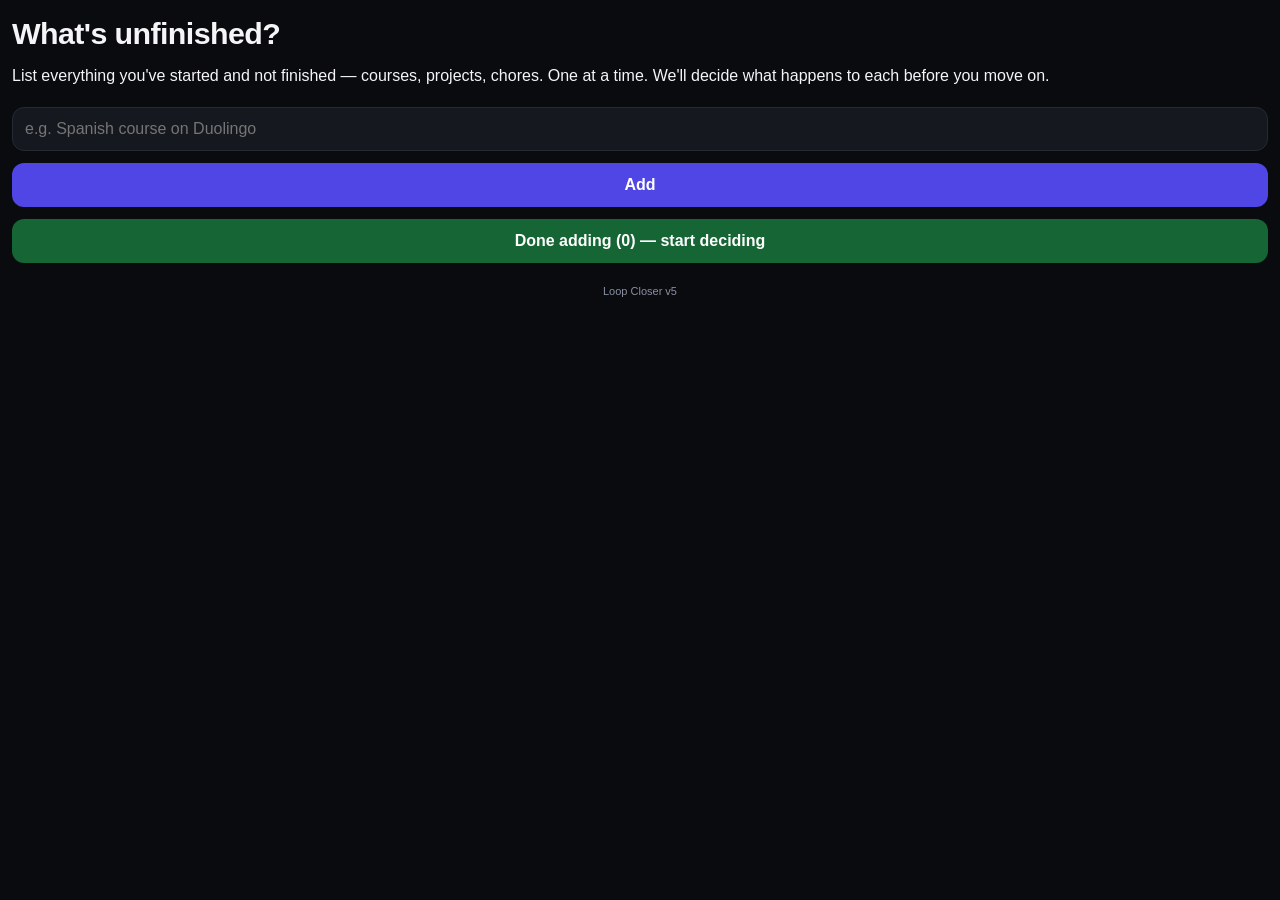
<file: index.html>
<!DOCTYPE html>
<html lang="en-NZ">
<head>
  <meta charset="UTF-8">
  <meta name="viewport" content="width=device-width, initial-scale=1, viewport-fit=cover">
  <title>Loop Closer</title>
  <link rel="manifest" href="manifest.json">
  <link rel="apple-touch-icon" href="icons/icon-192.png">
  <meta name="theme-color" content="#0a0b0f">
  <link rel="stylesheet" href="style.css">
</head>
<body>
  <div id="app">
    <div id="view-onboarding" class="view"></div>
    <div id="view-today" class="view"></div>
    <div id="view-inventory" class="view"></div>
    <div id="view-parking-lot" class="view"></div>
    <div id="view-recap-log" class="view"></div>
    <div id="view-settings" class="view"></div>

    <div id="modal-root" class="modal-overlay"><div class="modal-box" id="modal-content"></div></div>

    <nav class="nav-bottom" id="bottom-nav">
      <button data-view="today">
        <svg viewBox="0 0 24 24" fill="none" stroke-width="2" aria-hidden="true"><path d="M3 12l9-9 9 9M5 10v10h14V10"/></svg>
        Today
      </button>
      <button data-view="inventory">
        <svg viewBox="0 0 24 24" fill="none" stroke-width="2" aria-hidden="true"><rect x="4" y="4" width="16" height="16" rx="3"/><path d="M8 9h8M8 13h5"/></svg>
        Loops
      </button>
      <button data-view="parking-lot">
        <svg viewBox="0 0 24 24" fill="none" stroke-width="2" aria-hidden="true"><path d="M9 2v6l-5 9a2 2 0 0 0 2 3h12a2 2 0 0 0 2-3l-5-9V2"/></svg>
        Ideas
      </button>
      <button data-view="recap-log">
        <svg viewBox="0 0 24 24" fill="none" stroke-width="2" aria-hidden="true"><path d="M4 19V9M12 19V5M20 19v-6"/></svg>
        Recap
      </button>
      <button data-view="settings">
        <svg viewBox="0 0 24 24" fill="none" stroke-width="2" aria-hidden="true"><circle cx="12" cy="12" r="3"/><path d="M19.4 15a1.7 1.7 0 0 0 .3 1.9l.1.1a2 2 0 1 1-2.8 2.8l-.1-.1a1.7 1.7 0 0 0-1.9-.3 1.7 1.7 0 0 0-1 1.5V21a2 2 0 1 1-4 0v-.1a1.7 1.7 0 0 0-1-1.6 1.7 1.7 0 0 0-1.9.3l-.1.1a2 2 0 1 1-2.8-2.8l.1-.1a1.7 1.7 0 0 0 .3-1.9 1.7 1.7 0 0 0-1.5-1H3a2 2 0 1 1 0-4h.1a1.7 1.7 0 0 0 1.6-1 1.7 1.7 0 0 0-.3-1.9l-.1-.1a2 2 0 1 1 2.8-2.8l.1.1a1.7 1.7 0 0 0 1.9.3H9a1.7 1.7 0 0 0 1-1.5V3a2 2 0 1 1 4 0v.1a1.7 1.7 0 0 0 1 1.5 1.7 1.7 0 0 0 1.9-.3l.1-.1a2 2 0 1 1 2.8 2.8l-.1.1a1.7 1.7 0 0 0-.3 1.9V9a1.7 1.7 0 0 0 1.5 1H21a2 2 0 1 1 0 4h-.1a1.7 1.7 0 0 0-1.5 1z"/></svg>
        Settings
      </button>
    </nav>
  </div>

  <script type="module" src="app.js"></script>
</body>
</html>
</file>
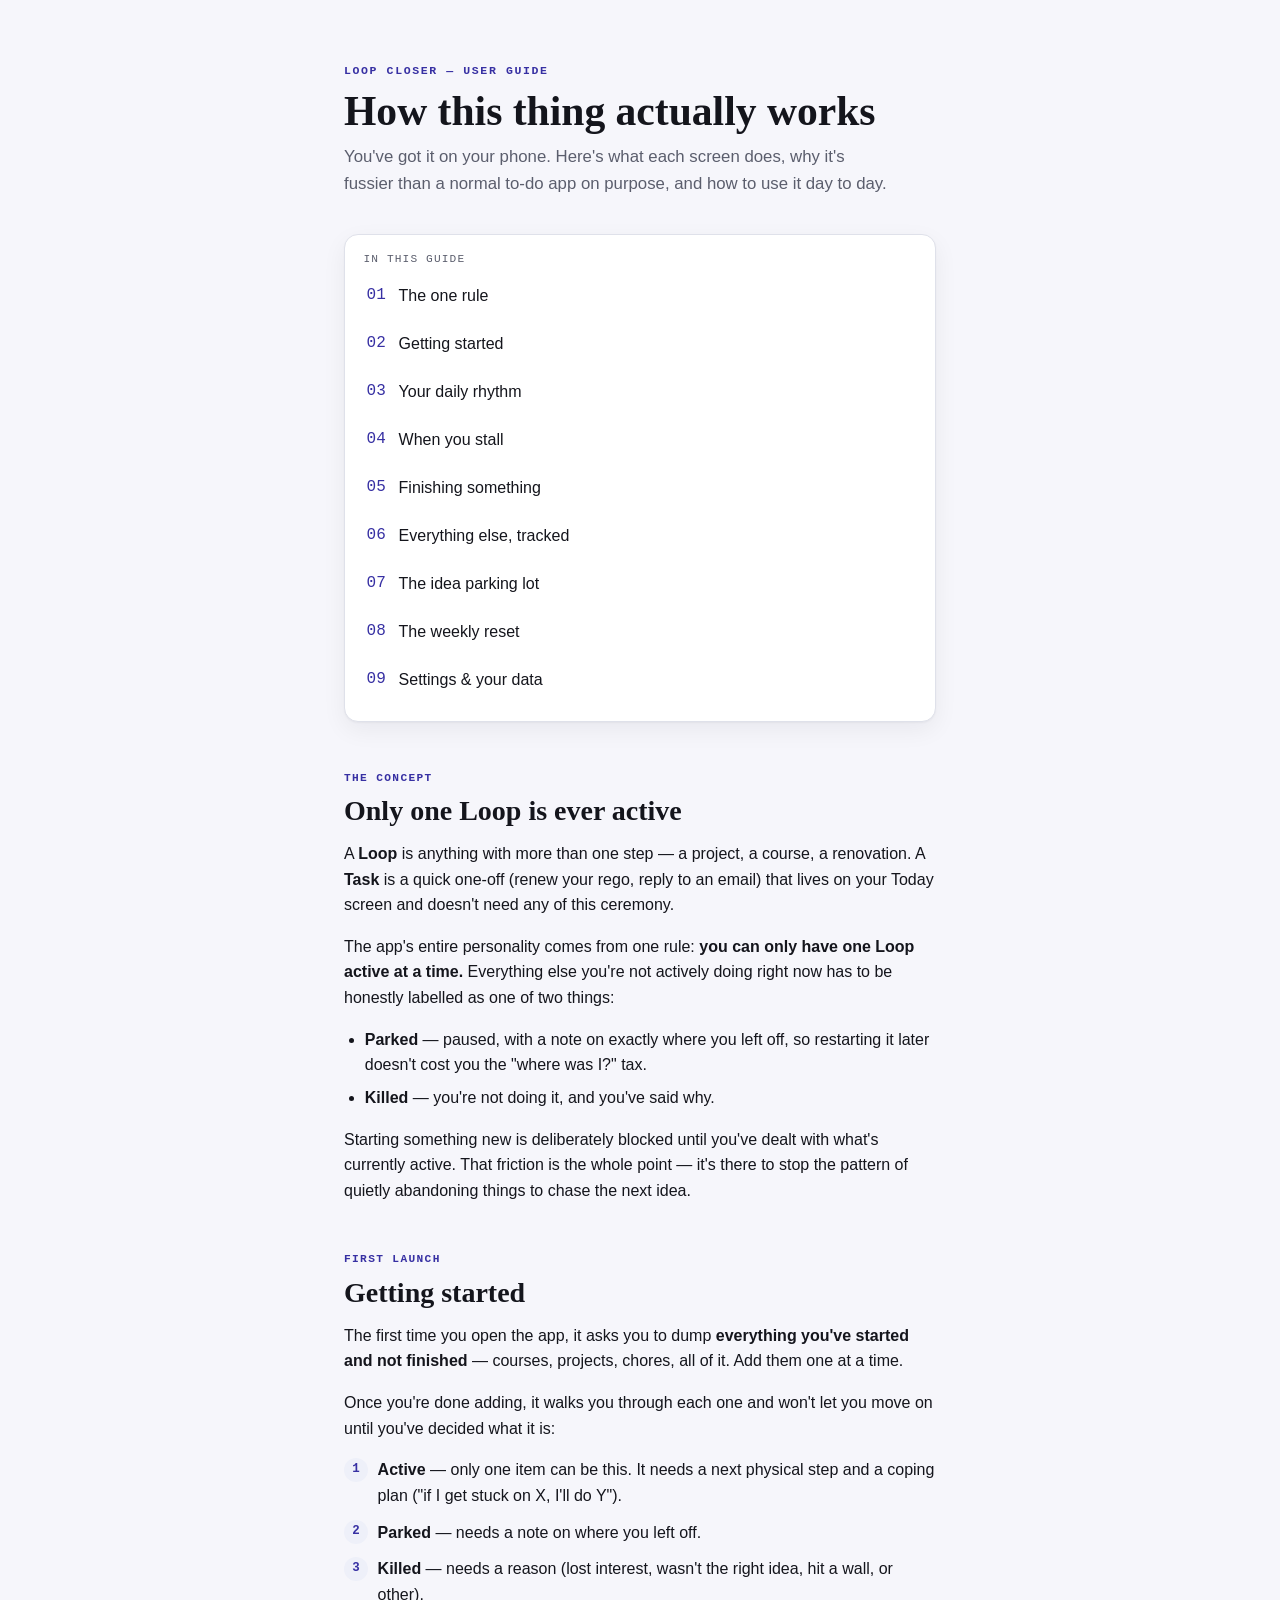
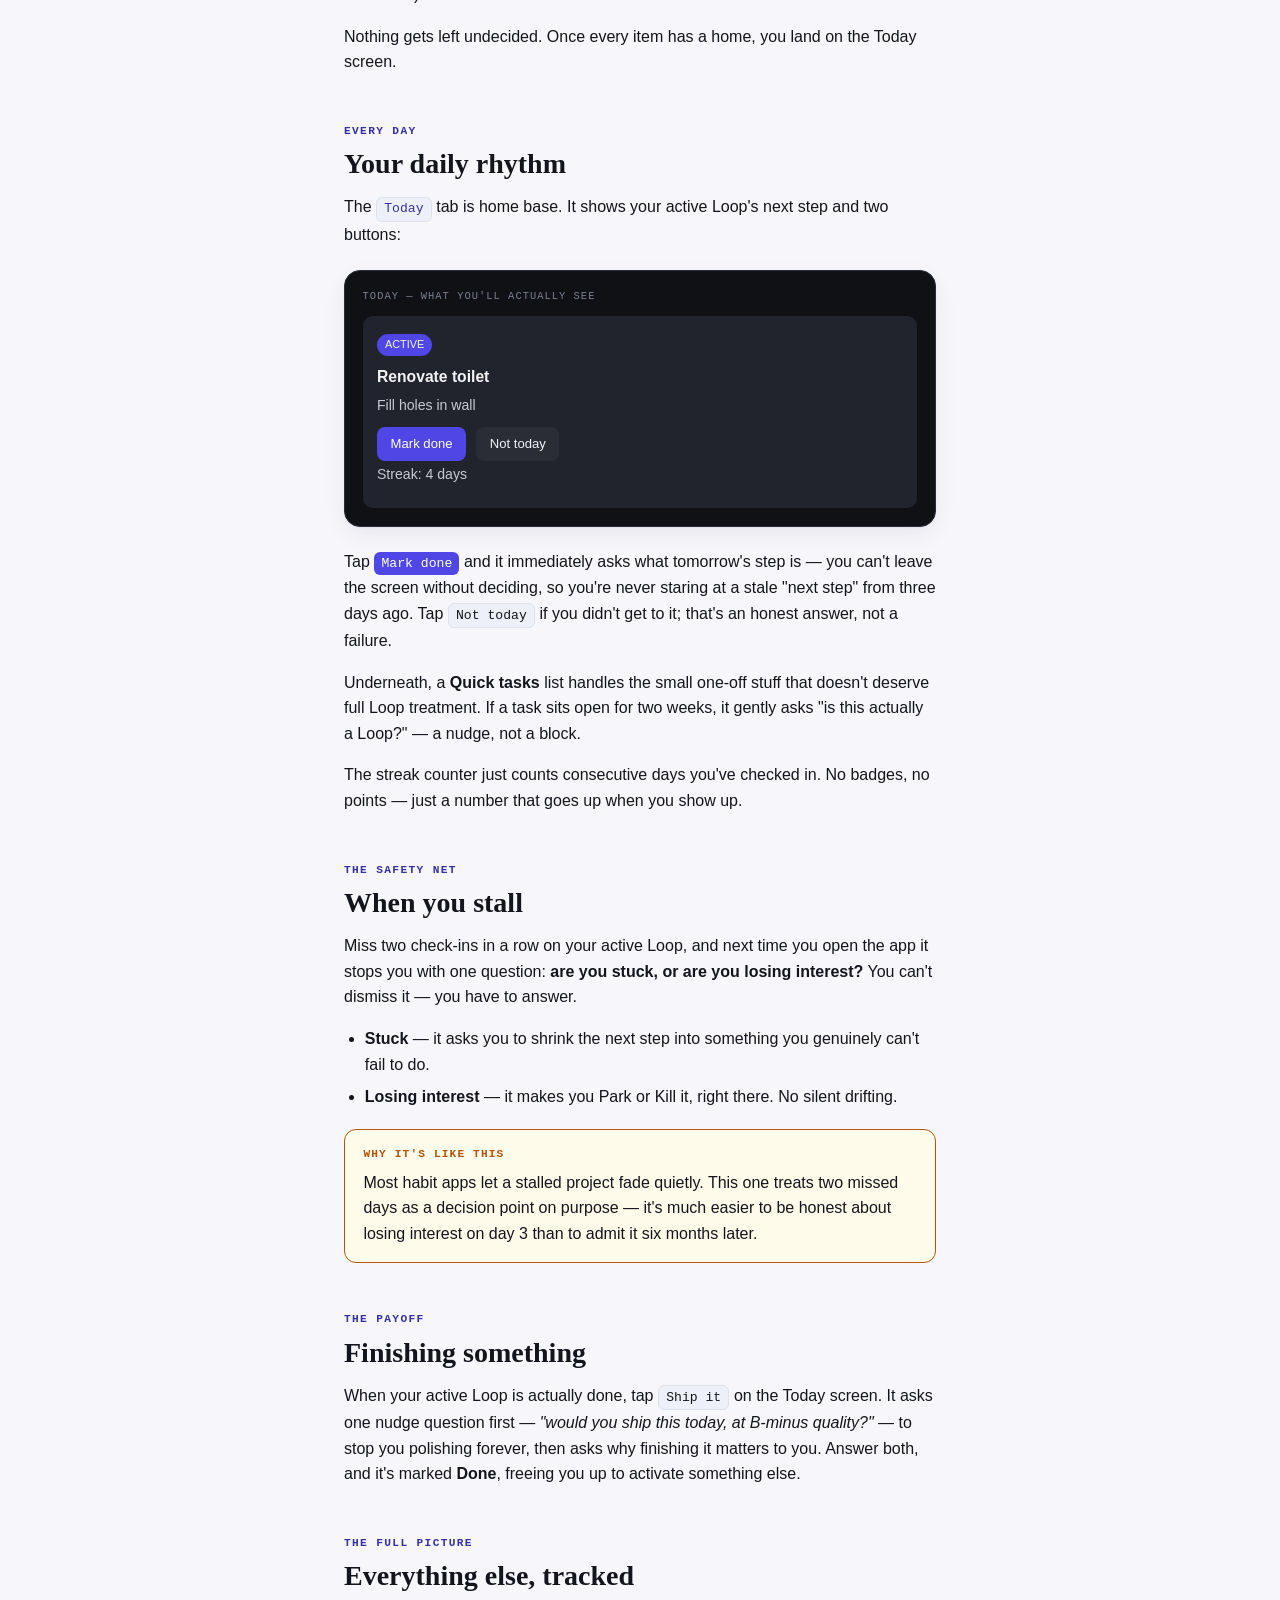
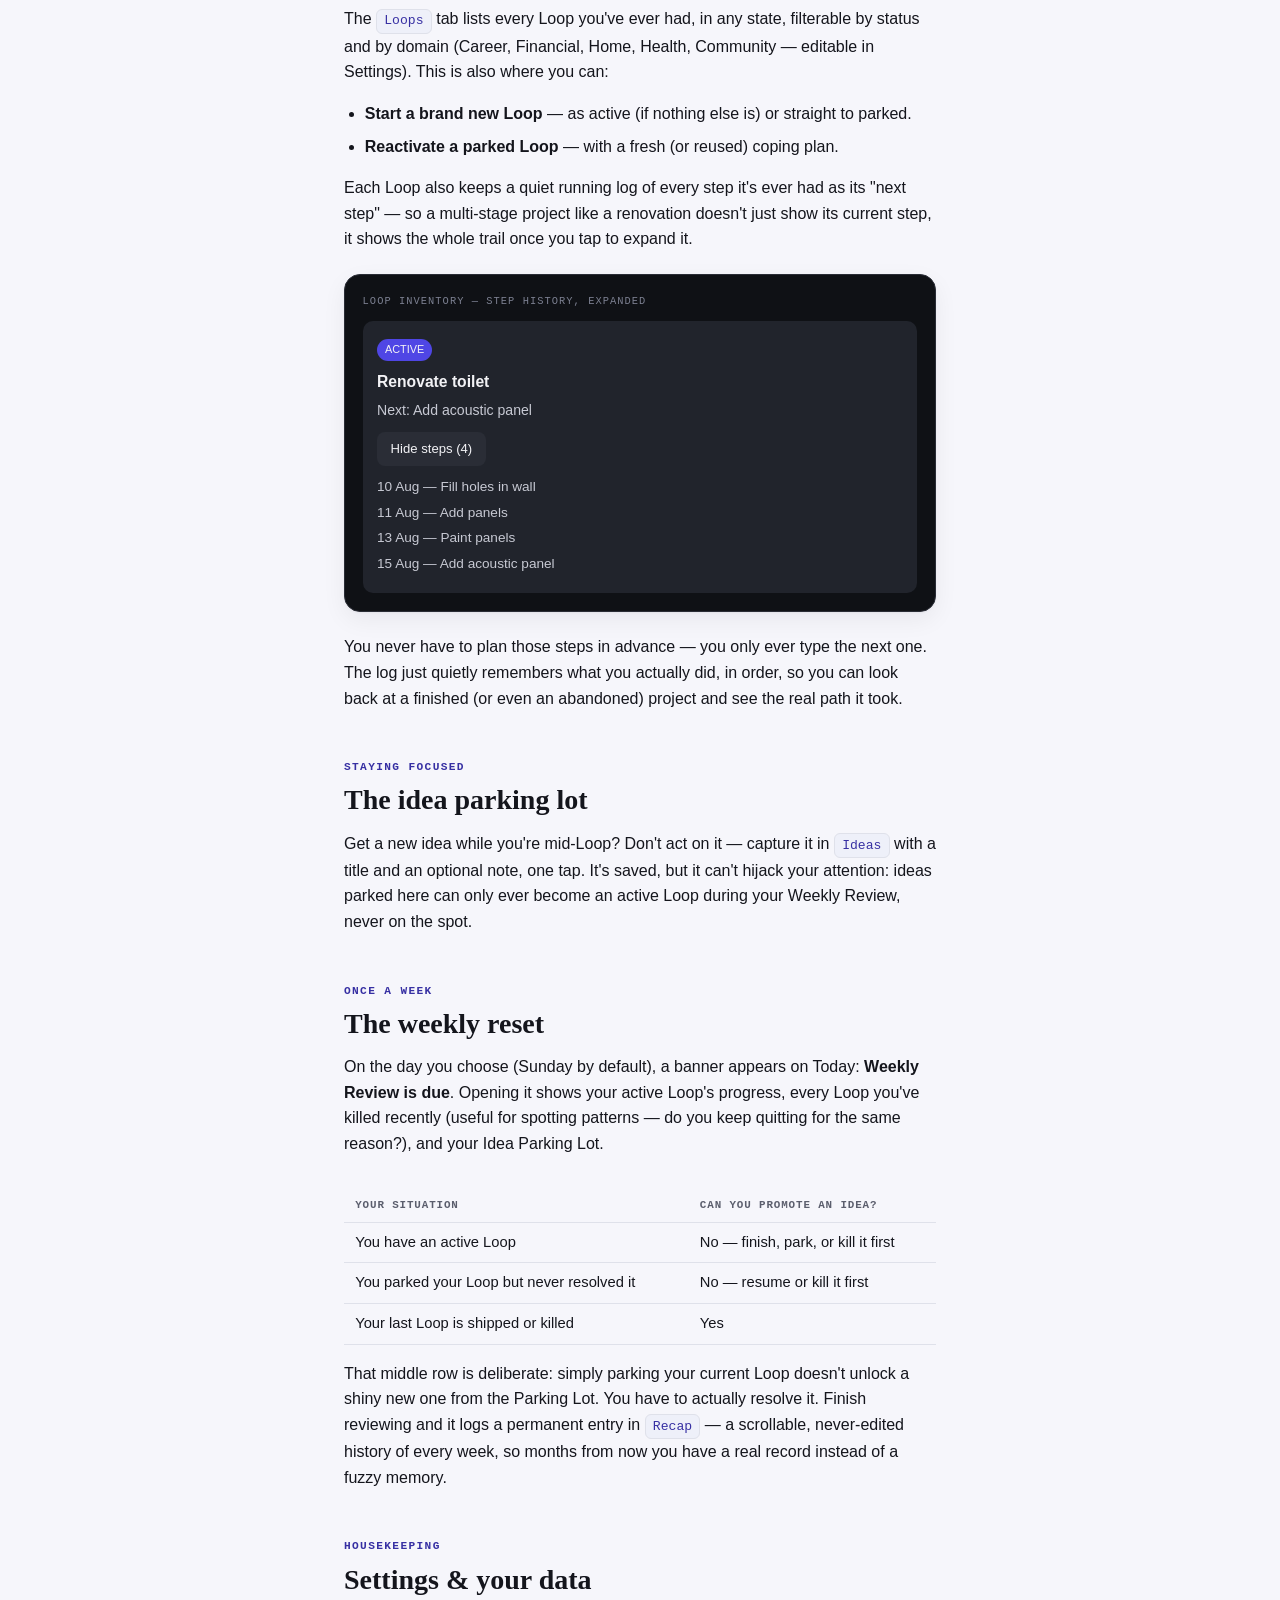
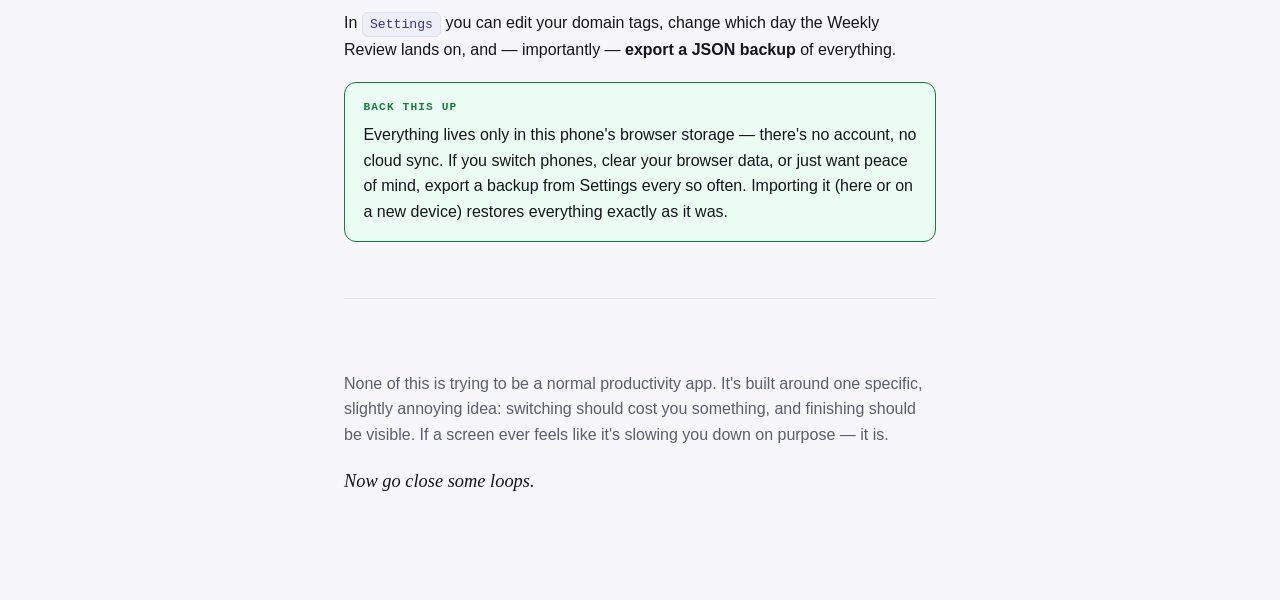
<file: guide.html>
<!DOCTYPE html>
<html lang="en-NZ">
<head>
<meta charset="UTF-8">
<meta name="viewport" content="width=device-width, initial-scale=1">
<title>Loop Closer — Your Guide</title>
<style>
  :root {
    --bg: #f6f6fb;
    --surface: #ffffff;
    --surface-2: #eef0f9;
    --text: #14151c;
    --text-dim: #5b5e6d;
    --accent: #4f46e5;
    --accent-ink: #3730a3;
    --border: #dfe1ea;
    --success: #15803d;
    --success-bg: #ecfdf3;
    --warning: #b45309;
    --warning-bg: #fffbeb;
    --danger: #b91c1c;
    --shadow: 0 1px 2px rgba(20, 21, 28, 0.04), 0 8px 24px rgba(20, 21, 28, 0.06);

    --font-display: Cambria, Georgia, "Iowan Old Style", "Palatino Linotype", serif;
    --font-body: -apple-system, BlinkMacSystemFont, "Segoe UI", Roboto, sans-serif;
    --font-ui: ui-monospace, "SF Mono", "Cascadia Code", Consolas, monospace;
  }

  @media (prefers-color-scheme: dark) {
    :root {
      --bg: #0f1115;
      --surface: #1a1d24;
      --surface-2: #21242c;
      --text: #f2f2f5;
      --text-dim: #a0a4ae;
      --accent: #4f46e5;
      --accent-ink: #818cf8;
      --border: #2a2d36;
      --success: #4ade80;
      --success-bg: #0f2419;
      --warning: #fbbf24;
      --warning-bg: #241a0a;
      --danger: #f87171;
      --shadow: 0 1px 2px rgba(0, 0, 0, 0.3), 0 8px 24px rgba(0, 0, 0, 0.35);
    }
  }

  * { box-sizing: border-box; }

  html, body {
    margin: 0;
    padding: 0;
    background: var(--bg);
    color: var(--text);
  }

  body {
    font-family: var(--font-body);
    font-size: 16px;
    line-height: 1.6;
    -webkit-font-smoothing: antialiased;
  }

  .page {
    max-width: 40rem;
    margin: 0 auto;
    padding: 2rem 1.25rem 5rem;
  }

  @media (min-width: 640px) {
    .page { padding: 3.5rem 1.5rem 6rem; }
  }

  header.masthead {
    margin-bottom: 2.25rem;
  }

  .kicker {
    font-family: var(--font-ui);
    font-size: 0.72rem;
    letter-spacing: 0.14em;
    text-transform: uppercase;
    color: var(--accent-ink);
    font-weight: 600;
  }

  h1 {
    font-family: var(--font-display);
    font-size: clamp(2rem, 5vw, 2.6rem);
    line-height: 1.12;
    margin: 0.4rem 0 0.6rem;
    text-wrap: balance;
    font-weight: 700;
  }

  .lede {
    font-size: 1.05rem;
    color: var(--text-dim);
    max-width: 34rem;
    margin: 0;
  }

  nav.toc {
    background: var(--surface);
    border: 1px solid var(--border);
    border-radius: 14px;
    padding: 1rem 1.15rem;
    margin: 2rem 0 2.75rem;
    box-shadow: var(--shadow);
  }

  nav.toc p {
    margin: 0 0 0.6rem;
    font-family: var(--font-ui);
    font-size: 0.7rem;
    letter-spacing: 0.1em;
    text-transform: uppercase;
    color: var(--text-dim);
  }

  nav.toc ol {
    margin: 0;
    padding: 0;
    list-style: none;
    display: grid;
    gap: 0.35rem;
  }

  nav.toc a {
    color: var(--text);
    text-decoration: none;
    display: flex;
    gap: 0.6rem;
    padding: 0.3rem 0.2rem;
    border-radius: 8px;
  }

  nav.toc a:hover, nav.toc a:focus-visible {
    background: var(--surface-2);
  }

  nav.toc a:focus-visible { outline: 2px solid var(--accent); outline-offset: 2px; }

  nav.toc .n {
    font-family: var(--font-ui);
    color: var(--accent-ink);
    font-variant-numeric: tabular-nums;
    width: 1.4em;
    flex: none;
  }

  section {
    margin: 3rem 0;
    scroll-margin-top: 1.5rem;
  }

  section .eyebrow {
    font-family: var(--font-ui);
    font-size: 0.7rem;
    letter-spacing: 0.12em;
    text-transform: uppercase;
    color: var(--accent-ink);
    font-weight: 600;
    display: block;
    margin-bottom: 0.4rem;
  }

  h2 {
    font-family: var(--font-display);
    font-size: clamp(1.4rem, 3.4vw, 1.75rem);
    line-height: 1.2;
    margin: 0 0 0.85rem;
    text-wrap: balance;
  }

  h3 {
    font-family: var(--font-display);
    font-size: 1.15rem;
    margin: 1.6rem 0 0.5rem;
  }

  p { margin: 0 0 1rem; max-width: 42rem; }
  section > p:first-of-type { margin-top: 0; }

  ul, ol.steps {
    margin: 0 0 1rem;
    padding-left: 1.3rem;
  }
  li { margin-bottom: 0.45rem; }

  ol.steps { list-style: none; padding-left: 0; counter-reset: step; }
  ol.steps li {
    counter-increment: step;
    position: relative;
    padding-left: 2.1rem;
    margin-bottom: 0.7rem;
  }
  ol.steps li::before {
    content: counter(step);
    position: absolute;
    left: 0; top: 0.05rem;
    width: 1.5rem; height: 1.5rem;
    border-radius: 999px;
    background: var(--surface-2);
    color: var(--accent-ink);
    font-family: var(--font-ui);
    font-size: 0.78rem;
    font-weight: 700;
    display: flex; align-items: center; justify-content: center;
  }

  strong { font-weight: 650; }

  /* Reference chips: reproduce the app's own on-screen buttons/labels inline */
  .chip {
    font-family: var(--font-ui);
    font-size: 0.82rem;
    padding: 0.12em 0.55em;
    border-radius: 6px;
    white-space: nowrap;
    display: inline-block;
    line-height: 1.5;
  }
  .chip.btn { background: var(--accent); color: #fff; }
  .chip.btn.secondary { background: var(--surface-2); color: var(--text); border: 1px solid var(--border); }
  .chip.screen { background: var(--surface-2); color: var(--accent-ink); border: 1px solid var(--border); }

  .callout {
    border-radius: 12px;
    padding: 1rem 1.15rem;
    margin: 1.2rem 0;
    border: 1px solid var(--border);
    background: var(--surface);
  }
  .callout p:last-child { margin-bottom: 0; }
  .callout .label {
    font-family: var(--font-ui);
    font-size: 0.7rem;
    letter-spacing: 0.1em;
    text-transform: uppercase;
    font-weight: 700;
    display: block;
    margin-bottom: 0.35rem;
  }
  .callout.tip { background: var(--success-bg); border-color: var(--success); }
  .callout.tip .label { color: var(--success); }
  .callout.friction { background: var(--warning-bg); border-color: var(--warning); }
  .callout.friction .label { color: var(--warning); }

  /* Mock UI: small faithful reproductions of the real app's screens */
  .mock {
    background: #0f1115;
    color: #f2f2f5;
    border-radius: 16px;
    padding: 1.1rem;
    margin: 1.4rem 0;
    box-shadow: var(--shadow);
    border: 1px solid #2a2d36;
    font-family: -apple-system, BlinkMacSystemFont, "Segoe UI", Roboto, sans-serif;
  }
  .mock .mock-label {
    font-family: var(--font-ui);
    font-size: 0.65rem;
    letter-spacing: 0.1em;
    text-transform: uppercase;
    color: #7c8091;
    margin-bottom: 0.7rem;
  }
  .mock .card {
    background: #21242c;
    border-radius: 10px;
    padding: 0.9rem;
    margin-bottom: 0.6rem;
  }
  .mock .card:last-child { margin-bottom: 0; }
  .mock .badge {
    display: inline-block;
    padding: 2px 8px;
    border-radius: 999px;
    font-size: 0.68rem;
    background: #2a2d36;
    color: #f2f2f5;
    margin-right: 0.3rem;
  }
  .mock .badge.active { background: #4f46e5; }
  .mock h4 { margin: 0.5rem 0 0.3rem; font-size: 0.98rem; font-family: inherit; }
  .mock p.m { margin: 0 0 0.5rem; font-size: 0.88rem; color: #c7c9d3; }
  .mock .mbtn {
    display: inline-block;
    min-height: 34px;
    line-height: 34px;
    padding: 0 0.85rem;
    border-radius: 8px;
    background: #4f46e5;
    color: #fff;
    font-size: 0.82rem;
    margin: 0.15rem 0.35rem 0.15rem 0;
  }
  .mock .mbtn.secondary { background: #2a2d36; color: #f2f2f5; }
  .mock ul.steplist { list-style: none; padding: 0; margin: 0.5rem 0 0; font-size: 0.85rem; color: #c7c9d3; }
  .mock ul.steplist li { margin-bottom: 0.25rem; font-variant-numeric: tabular-nums; }

  table.data {
    width: 100%;
    border-collapse: collapse;
    font-size: 0.92rem;
    margin: 1rem 0;
  }
  table.data th, table.data td {
    text-align: left;
    padding: 0.5rem 0.7rem;
    border-bottom: 1px solid var(--border);
  }
  table.data th {
    font-family: var(--font-ui);
    font-size: 0.68rem;
    letter-spacing: 0.08em;
    text-transform: uppercase;
    color: var(--text-dim);
    font-weight: 600;
  }
  .table-wrap { overflow-x: auto; }

  hr.div {
    border: none;
    border-top: 1px solid var(--border);
    margin: 3.5rem 0 0;
  }

  footer.close {
    margin-top: 3rem;
    padding-top: 1.5rem;
  }
  footer.close p { color: var(--text-dim); }
  footer.close .signoff {
    font-family: var(--font-display);
    font-style: italic;
    font-size: 1.15rem;
    color: var(--text);
    margin-top: 1.2rem;
  }

  @media (prefers-reduced-motion: no-preference) {
    a, .chip, nav.toc a { transition: background-color 0.15s ease; }
  }
</style>
</head>
<body>
<div class="page">

  <header class="masthead">
    <span class="kicker">Loop Closer — User Guide</span>
    <h1>How this thing actually works</h1>
    <p class="lede">You've got it on your phone. Here's what each screen does, why it's fussier than a normal to-do app on purpose, and how to use it day to day.</p>
  </header>

  <nav class="toc" aria-label="Table of contents">
    <p>In this guide</p>
    <ol>
      <li><a href="#the-rule"><span class="n">01</span> The one rule</a></li>
      <li><a href="#getting-started"><span class="n">02</span> Getting started</a></li>
      <li><a href="#daily-rhythm"><span class="n">03</span> Your daily rhythm</a></li>
      <li><a href="#when-you-stall"><span class="n">04</span> When you stall</a></li>
      <li><a href="#finishing"><span class="n">05</span> Finishing something</a></li>
      <li><a href="#inventory"><span class="n">06</span> Everything else, tracked</a></li>
      <li><a href="#parking-lot"><span class="n">07</span> The idea parking lot</a></li>
      <li><a href="#weekly-reset"><span class="n">08</span> The weekly reset</a></li>
      <li><a href="#settings"><span class="n">09</span> Settings &amp; your data</a></li>
    </ol>
  </nav>

  <section id="the-rule">
    <span class="eyebrow">The Concept</span>
    <h2>Only one Loop is ever active</h2>
    <p>A <strong>Loop</strong> is anything with more than one step — a project, a course, a renovation. A <strong>Task</strong> is a quick one-off (renew your rego, reply to an email) that lives on your Today screen and doesn't need any of this ceremony.</p>
    <p>The app's entire personality comes from one rule: <strong>you can only have one Loop active at a time.</strong> Everything else you're not actively doing right now has to be honestly labelled as one of two things:</p>
    <ul>
      <li><strong>Parked</strong> — paused, with a note on exactly where you left off, so restarting it later doesn't cost you the "where was I?" tax.</li>
      <li><strong>Killed</strong> — you're not doing it, and you've said why.</li>
    </ul>
    <p>Starting something new is deliberately blocked until you've dealt with what's currently active. That friction is the whole point — it's there to stop the pattern of quietly abandoning things to chase the next idea.</p>
  </section>

  <section id="getting-started">
    <span class="eyebrow">First Launch</span>
    <h2>Getting started</h2>
    <p>The first time you open the app, it asks you to dump <strong>everything you've started and not finished</strong> — courses, projects, chores, all of it. Add them one at a time.</p>
    <p>Once you're done adding, it walks you through each one and won't let you move on until you've decided what it is:</p>
    <ol class="steps">
      <li><strong>Active</strong> — only one item can be this. It needs a next physical step and a coping plan ("if I get stuck on X, I'll do Y").</li>
      <li><strong>Parked</strong> — needs a note on where you left off.</li>
      <li><strong>Killed</strong> — needs a reason (lost interest, wasn't the right idea, hit a wall, or other).</li>
    </ol>
    <p>Nothing gets left undecided. Once every item has a home, you land on the Today screen.</p>
  </section>

  <section id="daily-rhythm">
    <span class="eyebrow">Every Day</span>
    <h2>Your daily rhythm</h2>
    <p>The <span class="chip screen">Today</span> tab is home base. It shows your active Loop's next step and two buttons:</p>

    <div class="mock" role="img" aria-label="Mock-up of the Today screen showing an active loop card">
      <div class="mock-label">Today — what you'll actually see</div>
      <div class="card">
        <span class="badge active">ACTIVE</span>
        <h4>Renovate toilet</h4>
        <p class="m">Fill holes in wall</p>
        <span class="mbtn">Mark done</span>
        <span class="mbtn secondary">Not today</span>
        <p class="m">Streak: 4 days</p>
      </div>
    </div>

    <p>Tap <span class="chip btn">Mark done</span> and it immediately asks what tomorrow's step is — you can't leave the screen without deciding, so you're never staring at a stale "next step" from three days ago. Tap <span class="chip btn secondary">Not today</span> if you didn't get to it; that's an honest answer, not a failure.</p>
    <p>Underneath, a <strong>Quick tasks</strong> list handles the small one-off stuff that doesn't deserve full Loop treatment. If a task sits open for two weeks, it gently asks "is this actually a Loop?" — a nudge, not a block.</p>
    <p>The streak counter just counts consecutive days you've checked in. No badges, no points — just a number that goes up when you show up.</p>
  </section>

  <section id="when-you-stall">
    <span class="eyebrow">The Safety Net</span>
    <h2>When you stall</h2>
    <p>Miss two check-ins in a row on your active Loop, and next time you open the app it stops you with one question: <strong>are you stuck, or are you losing interest?</strong> You can't dismiss it — you have to answer.</p>
    <ul>
      <li><strong>Stuck</strong> — it asks you to shrink the next step into something you genuinely can't fail to do.</li>
      <li><strong>Losing interest</strong> — it makes you Park or Kill it, right there. No silent drifting.</li>
    </ul>
    <div class="callout friction">
      <span class="label">Why it's like this</span>
      <p>Most habit apps let a stalled project fade quietly. This one treats two missed days as a decision point on purpose — it's much easier to be honest about losing interest on day 3 than to admit it six months later.</p>
    </div>
  </section>

  <section id="finishing">
    <span class="eyebrow">The Payoff</span>
    <h2>Finishing something</h2>
    <p>When your active Loop is actually done, tap <span class="chip btn secondary">Ship it</span> on the Today screen. It asks one nudge question first — <em>"would you ship this today, at B-minus quality?"</em> — to stop you polishing forever, then asks why finishing it matters to you. Answer both, and it's marked <strong>Done</strong>, freeing you up to activate something else.</p>
  </section>

  <section id="inventory">
    <span class="eyebrow">The Full Picture</span>
    <h2>Everything else, tracked</h2>
    <p>The <span class="chip screen">Loops</span> tab lists every Loop you've ever had, in any state, filterable by status and by domain (Career, Financial, Home, Health, Community — editable in Settings). This is also where you can:</p>
    <ul>
      <li><strong>Start a brand new Loop</strong> — as active (if nothing else is) or straight to parked.</li>
      <li><strong>Reactivate a parked Loop</strong> — with a fresh (or reused) coping plan.</li>
    </ul>
    <p>Each Loop also keeps a quiet running log of every step it's ever had as its "next step" — so a multi-stage project like a renovation doesn't just show its current step, it shows the whole trail once you tap to expand it.</p>

    <div class="mock" role="img" aria-label="Mock-up of Loop Inventory with an expanded step history">
      <div class="mock-label">Loop Inventory — step history, expanded</div>
      <div class="card">
        <span class="badge active">ACTIVE</span>
        <h4>Renovate toilet</h4>
        <p class="m">Next: Add acoustic panel</p>
        <span class="mbtn secondary">Hide steps (4)</span>
        <ul class="steplist">
          <li>10&nbsp;Aug — Fill holes in wall</li>
          <li>11&nbsp;Aug — Add panels</li>
          <li>13&nbsp;Aug — Paint panels</li>
          <li>15&nbsp;Aug — Add acoustic panel</li>
        </ul>
      </div>
    </div>

    <p>You never have to plan those steps in advance — you only ever type the next one. The log just quietly remembers what you actually did, in order, so you can look back at a finished (or even an abandoned) project and see the real path it took.</p>
  </section>

  <section id="parking-lot">
    <span class="eyebrow">Staying Focused</span>
    <h2>The idea parking lot</h2>
    <p>Get a new idea while you're mid-Loop? Don't act on it — capture it in <span class="chip screen">Ideas</span> with a title and an optional note, one tap. It's saved, but it can't hijack your attention: ideas parked here can only ever become an active Loop during your Weekly Review, never on the spot.</p>
  </section>

  <section id="weekly-reset">
    <span class="eyebrow">Once A Week</span>
    <h2>The weekly reset</h2>
    <p>On the day you choose (Sunday by default), a banner appears on Today: <strong>Weekly Review is due</strong>. Opening it shows your active Loop's progress, every Loop you've killed recently (useful for spotting patterns — do you keep quitting for the same reason?), and your Idea Parking Lot.</p>
    <div class="table-wrap">
      <table class="data">
        <thead><tr><th>Your situation</th><th>Can you promote an idea?</th></tr></thead>
        <tbody>
          <tr><td>You have an active Loop</td><td>No — finish, park, or kill it first</td></tr>
          <tr><td>You parked your Loop but never resolved it</td><td>No — resume or kill it first</td></tr>
          <tr><td>Your last Loop is shipped or killed</td><td>Yes</td></tr>
        </tbody>
      </table>
    </div>
    <p>That middle row is deliberate: simply parking your current Loop doesn't unlock a shiny new one from the Parking Lot. You have to actually resolve it. Finish reviewing and it logs a permanent entry in <span class="chip screen">Recap</span> — a scrollable, never-edited history of every week, so months from now you have a real record instead of a fuzzy memory.</p>
  </section>

  <section id="settings">
    <span class="eyebrow">Housekeeping</span>
    <h2>Settings &amp; your data</h2>
    <p>In <span class="chip screen">Settings</span> you can edit your domain tags, change which day the Weekly Review lands on, and — importantly — <strong>export a JSON backup</strong> of everything.</p>
    <div class="callout tip">
      <span class="label">Back this up</span>
      <p>Everything lives only in this phone's browser storage — there's no account, no cloud sync. If you switch phones, clear your browser data, or just want peace of mind, export a backup from Settings every so often. Importing it (here or on a new device) restores everything exactly as it was.</p>
    </div>
  </section>

  <hr class="div">

  <footer class="close">
    <p>None of this is trying to be a normal productivity app. It's built around one specific, slightly annoying idea: switching should cost you something, and finishing should be visible. If a screen ever feels like it's slowing you down on purpose — it is.</p>
    <p class="signoff">Now go close some loops.</p>
  </footer>

</div>
</body>
</html>
</file>
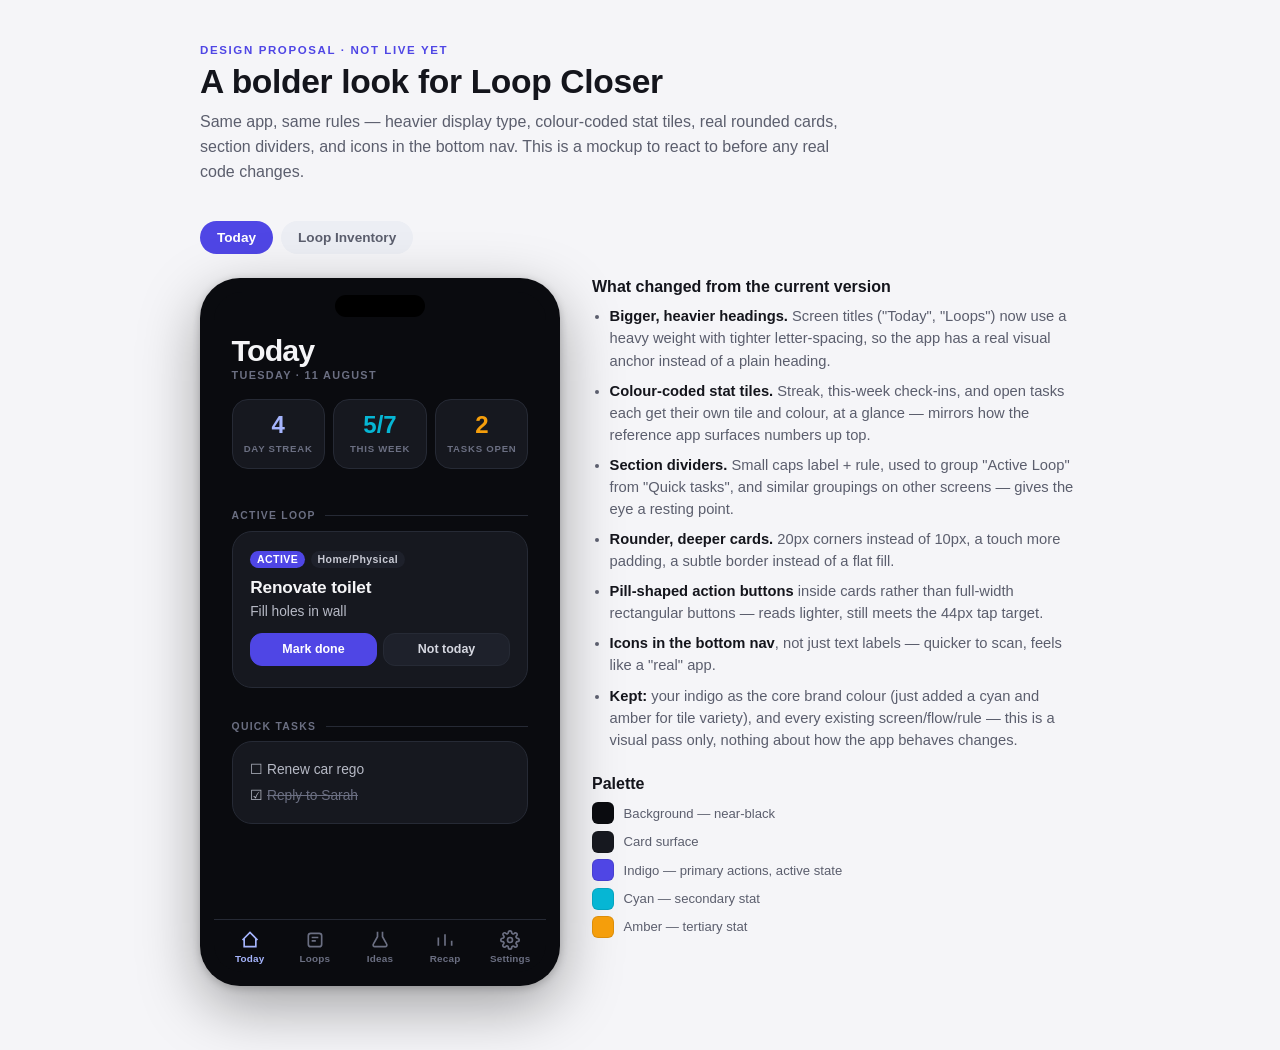
<file: mockup-redesign.html>
<!DOCTYPE html>
<html lang="en-NZ">
<head>
<meta charset="UTF-8">
<meta name="viewport" content="width=device-width, initial-scale=1">
<title>Loop Closer — Redesign Mockup</title>
<style>
  :root {
    --bg: #f5f5f8;
    --page: #eceef4;
    --phone-bg: #0a0b0f;
    --surface: #16181f;
    --surface-2: #1e212b;
    --text: #f5f5f7;
    --text-dim: #8b8fa3;
    --accent: #4f46e5;
    --accent-soft: #a5b4fc;
    --accent2: #06b6d4;
    --accent3: #f59e0b;
    --success: #22c55e;
    --danger: #f87171;
    --border: #262a35;
    --ink: #14151c;
    --ink-dim: #5b5e6d;
  }
  @media (prefers-color-scheme: dark) {
    :root { --bg: #0b0c10; --page: #0f1115; --ink: #f2f2f5; --ink-dim: #9a9dab; }
  }
  * { box-sizing: border-box; }
  html, body { margin: 0; padding: 0; background: var(--bg); color: var(--ink); font-family: -apple-system, BlinkMacSystemFont, "Segoe UI", Roboto, sans-serif; }
  .wrap { max-width: 920px; margin: 0 auto; padding: 2.5rem 1.25rem 4rem; }
  .intro { max-width: 640px; margin-bottom: 2.25rem; }
  .kicker { font-size: 0.72rem; letter-spacing: 0.14em; text-transform: uppercase; color: var(--accent); font-weight: 700; }
  h1 { font-size: clamp(1.6rem, 4vw, 2.1rem); font-weight: 800; letter-spacing: -0.01em; margin: 0.3rem 0 0.6rem; }
  .intro p { color: var(--ink-dim); line-height: 1.55; margin: 0; }

  .switcher { display: flex; gap: 0.5rem; margin-bottom: 1.5rem; }
  .switcher button {
    font-family: inherit; font-size: 0.85rem; font-weight: 600;
    padding: 0.5rem 1rem; border-radius: 999px; border: 1px solid transparent;
    background: var(--page); color: var(--ink-dim); cursor: pointer;
  }
  .switcher button.active { background: var(--accent); color: #fff; }

  .stage { display: flex; gap: 2rem; flex-wrap: wrap; align-items: flex-start; }

  .phone {
    width: 360px;
    background: var(--phone-bg);
    border-radius: 40px;
    padding: 14px;
    box-shadow: 0 20px 60px rgba(0,0,0,0.35), 0 2px 8px rgba(0,0,0,0.2);
    flex: none;
  }
  .screen {
    background: var(--phone-bg);
    border-radius: 28px;
    overflow: hidden;
    color: #f5f5f7;
    min-height: 680px;
    display: flex;
    flex-direction: column;
    position: relative;
  }
  .notch {
    height: 28px; display: flex; align-items: center; justify-content: center;
  }
  .notch::before { content: ""; width: 90px; height: 22px; background: #000; border-radius: 14px; }

  .content { flex: 1; padding: 0.5rem 1.1rem 1rem; overflow: hidden; }

  .app-title { font-size: 1.9rem; font-weight: 900; letter-spacing: -0.03em; margin: 0.3rem 0 0.1rem; }
  .app-sub { font-size: 0.68rem; letter-spacing: 0.12em; text-transform: uppercase; color: #6b6f82; font-weight: 700; margin-bottom: 1.1rem; }

  .stat-row { display: grid; grid-template-columns: repeat(3, 1fr); gap: 0.55rem; margin-bottom: 1.3rem; }
  .stat {
    background: var(--surface); border-radius: 16px; padding: 0.85rem 0.5rem;
    text-align: center; border: 1px solid var(--border);
  }
  .stat .num { font-size: 1.5rem; font-weight: 800; font-variant-numeric: tabular-nums; line-height: 1; }
  .stat .lbl { font-size: 0.6rem; letter-spacing: 0.08em; text-transform: uppercase; color: #6b6f82; margin-top: 0.35rem; font-weight: 700; }
  .stat.indigo .num { color: var(--accent-soft); }
  .stat.cyan .num { color: var(--accent2); }
  .stat.amber .num { color: var(--accent3); }

  .divider { display: flex; align-items: center; gap: 0.6rem; margin: 1.3rem 0 0.6rem; }
  .divider span { font-size: 0.65rem; letter-spacing: 0.12em; text-transform: uppercase; color: #6b6f82; font-weight: 700; white-space: nowrap; }
  .divider::after { content: ""; flex: 1; height: 1px; background: var(--border); }

  .card {
    background: var(--surface); border-radius: 20px; padding: 1.1rem;
    margin-bottom: 0.75rem; border: 1px solid var(--border);
  }
  .badge {
    display: inline-block; font-size: 0.66rem; font-weight: 700; letter-spacing: 0.04em;
    padding: 0.22em 0.65em; border-radius: 999px; margin-right: 0.35rem;
  }
  .badge.active { background: var(--accent); color: #fff; }
  .badge.domain { background: var(--surface-2); color: #c7c9d3; }
  .card h3 { font-size: 1.08rem; font-weight: 800; margin: 0.6rem 0 0.25rem; letter-spacing: -0.01em; }
  .card p.m { font-size: 0.86rem; color: #b7bac6; margin: 0 0 0.7rem; line-height: 1.4; }

  .pillrow { display: flex; gap: 0.4rem; flex-wrap: wrap; margin-bottom: 0.2rem; }
  .pill {
    flex: 1; min-width: 0; text-align: center; padding: 0.55rem 0.3rem; border-radius: 12px;
    font-size: 0.78rem; font-weight: 700; background: var(--surface-2); color: #d5d7e0;
    border: 1px solid var(--border); cursor: pointer;
  }
  .pill.primary { background: var(--accent); color: #fff; border-color: var(--accent); }

  .ghostbtn {
    display: block; text-align: center; width: 100%; padding: 0.55rem;
    border-radius: 12px; border: 1.5px dashed var(--border); color: #9a9dab;
    font-size: 0.8rem; font-weight: 600; background: transparent;
  }

  .filterrow { display: flex; gap: 0.5rem; margin-bottom: 1rem; }
  .filterrow select {
    flex: 1; background: var(--surface); color: #f5f5f7; border: 1px solid var(--border);
    border-radius: 12px; padding: 0.5rem 0.6rem; font-size: 0.8rem; font-family: inherit;
  }

  .steps-toggle {
    font-size: 0.76rem; font-weight: 700; color: var(--accent-soft);
    background: var(--surface-2); border-radius: 10px; padding: 0.4rem 0.6rem;
    display: inline-block; margin-top: 0.3rem;
  }
  .steplist { list-style: none; padding: 0; margin: 0.6rem 0 0; }
  .steplist li {
    font-size: 0.78rem; color: #c7c9d3; padding: 0.35rem 0; border-top: 1px solid var(--border);
    display: flex; justify-content: space-between; font-variant-numeric: tabular-nums;
  }
  .steplist li span.d { color: #6b6f82; }

  nav.bottom {
    display: flex; border-top: 1px solid var(--border); padding: 0.6rem 0.2rem 0.5rem;
    background: var(--phone-bg);
  }
  nav.bottom .item {
    flex: 1; display: flex; flex-direction: column; align-items: center; gap: 0.2rem;
    color: #6b6f82; font-size: 0.62rem; font-weight: 700; letter-spacing: 0.02em;
  }
  nav.bottom .item.active { color: var(--accent-soft); }
  nav.bottom svg { width: 20px; height: 20px; }

  .notes {
    flex: 1; min-width: 280px;
  }
  .notes h2 { font-size: 1rem; font-weight: 800; margin: 0 0 0.6rem; }
  .notes ul { padding-left: 1.1rem; margin: 0 0 1.5rem; }
  .notes li { margin-bottom: 0.5rem; color: var(--ink-dim); font-size: 0.92rem; line-height: 1.5; }
  .notes li strong { color: var(--ink); }
  .swatches { display: flex; gap: 0.5rem; margin-top: 0.4rem; flex-wrap: wrap; }
  .swatch { width: 100%; max-width: 320px; display: flex; align-items: center; gap: 0.6rem; font-size: 0.82rem; color: var(--ink-dim); margin-bottom: 0.4rem;}
  .swatch .sw { width: 22px; height: 22px; border-radius: 6px; flex: none; border: 1px solid rgba(0,0,0,0.1); }

  .screen-panel { display: none; }
  .screen-panel.active { display: flex; flex-direction: column; height: 100%; }
</style>
</head>
<body>

<div class="wrap">
  <div class="intro">
    <span class="kicker">Design Proposal · Not Live Yet</span>
    <h1>A bolder look for Loop Closer</h1>
    <p>Same app, same rules — heavier display type, colour-coded stat tiles, real rounded cards, section dividers, and icons in the bottom nav. This is a mockup to react to before any real code changes.</p>
  </div>

  <div class="switcher">
    <button class="active" data-screen="today">Today</button>
    <button data-screen="inventory">Loop Inventory</button>
  </div>

  <div class="stage">
    <div class="phone">
      <div class="screen">
        <div class="notch"></div>
        <div class="content">

          <div class="screen-panel active" id="panel-today">
            <div class="app-title">Today</div>
            <div class="app-sub">Tuesday · 11 August</div>

            <div class="stat-row">
              <div class="stat indigo"><div class="num">4</div><div class="lbl">Day streak</div></div>
              <div class="stat cyan"><div class="num">5/7</div><div class="lbl">This week</div></div>
              <div class="stat amber"><div class="num">2</div><div class="lbl">Tasks open</div></div>
            </div>

            <div class="divider"><span>Active Loop</span></div>
            <div class="card">
              <span class="badge active">ACTIVE</span><span class="badge domain">Home/Physical</span>
              <h3>Renovate toilet</h3>
              <p class="m">Fill holes in wall</p>
              <div class="pillrow">
                <div class="pill primary">Mark done</div>
                <div class="pill">Not today</div>
              </div>
            </div>

            <div class="divider"><span>Quick tasks</span></div>
            <div class="card">
              <p class="m" style="margin-bottom:0.4rem">☐ Renew car rego</p>
              <p class="m" style="margin-bottom:0">☑ <span style="text-decoration:line-through;color:#6b6f82">Reply to Sarah</span></p>
            </div>
          </div>

          <div class="screen-panel" id="panel-inventory">
            <div class="app-title">Loops</div>
            <div class="app-sub">Everything, at every stage</div>

            <div class="filterrow">
              <select><option>Status: All</option></select>
              <select><option>Domain: All</option></select>
            </div>

            <div class="card">
              <span class="badge active">ACTIVE</span><span class="badge domain">Home/Physical</span>
              <h3>Renovate toilet</h3>
              <p class="m">Next: Add acoustic panel</p>
              <div class="steps-toggle">Hide steps (4)</div>
              <ul class="steplist">
                <li><span>Fill holes in wall</span><span class="d">10 Aug</span></li>
                <li><span>Add panels</span><span class="d">11 Aug</span></li>
                <li><span>Paint panels</span><span class="d">13 Aug</span></li>
                <li><span>Add acoustic panel</span><span class="d">15 Aug</span></li>
              </ul>
            </div>

            <div class="card">
              <span class="badge domain" style="background:#3a2a12;color:#f5b756">PARKED</span><span class="badge domain">Career</span>
              <h3>Excel course</h3>
              <p class="m">Resume: pick up at pivot tables, module 4</p>
              <div class="ghostbtn">Activate</div>
            </div>
          </div>

        </div>
        <nav class="bottom">
          <div class="item active">
            <svg viewBox="0 0 24 24" fill="none" stroke="currentColor" stroke-width="2"><path d="M3 12l9-9 9 9M5 10v10h14V10"/></svg>
            Today
          </div>
          <div class="item">
            <svg viewBox="0 0 24 24" fill="none" stroke="currentColor" stroke-width="2"><rect x="4" y="4" width="16" height="16" rx="3"/><path d="M8 9h8M8 13h5"/></svg>
            Loops
          </div>
          <div class="item">
            <svg viewBox="0 0 24 24" fill="none" stroke="currentColor" stroke-width="2"><path d="M9 2v6l-5 9a2 2 0 0 0 2 3h12a2 2 0 0 0 2-3l-5-9V2"/></svg>
            Ideas
          </div>
          <div class="item">
            <svg viewBox="0 0 24 24" fill="none" stroke="currentColor" stroke-width="2"><path d="M4 19V9M12 19V5M20 19v-6"/></svg>
            Recap
          </div>
          <div class="item">
            <svg viewBox="0 0 24 24" fill="none" stroke="currentColor" stroke-width="2"><circle cx="12" cy="12" r="3"/><path d="M19.4 15a1.7 1.7 0 0 0 .3 1.9l.1.1a2 2 0 1 1-2.8 2.8l-.1-.1a1.7 1.7 0 0 0-1.9-.3 1.7 1.7 0 0 0-1 1.5V21a2 2 0 1 1-4 0v-.1a1.7 1.7 0 0 0-1-1.6 1.7 1.7 0 0 0-1.9.3l-.1.1a2 2 0 1 1-2.8-2.8l.1-.1a1.7 1.7 0 0 0 .3-1.9 1.7 1.7 0 0 0-1.5-1H3a2 2 0 1 1 0-4h.1a1.7 1.7 0 0 0 1.6-1 1.7 1.7 0 0 0-.3-1.9l-.1-.1a2 2 0 1 1 2.8-2.8l.1.1a1.7 1.7 0 0 0 1.9.3H9a1.7 1.7 0 0 0 1-1.5V3a2 2 0 1 1 4 0v.1a1.7 1.7 0 0 0 1 1.5 1.7 1.7 0 0 0 1.9-.3l.1-.1a2 2 0 1 1 2.8 2.8l-.1.1a1.7 1.7 0 0 0-.3 1.9V9a1.7 1.7 0 0 0 1.5 1H21a2 2 0 1 1 0 4h-.1a1.7 1.7 0 0 0-1.5 1z"/></svg>
            Settings
          </div>
        </nav>
      </div>
    </div>

    <div class="notes">
      <h2>What changed from the current version</h2>
      <ul>
        <li><strong>Bigger, heavier headings.</strong> Screen titles ("Today", "Loops") now use a heavy weight with tighter letter-spacing, so the app has a real visual anchor instead of a plain heading.</li>
        <li><strong>Colour-coded stat tiles.</strong> Streak, this-week check-ins, and open tasks each get their own tile and colour, at a glance — mirrors how the reference app surfaces numbers up top.</li>
        <li><strong>Section dividers.</strong> Small caps label + rule, used to group "Active Loop" from "Quick tasks", and similar groupings on other screens — gives the eye a resting point.</li>
        <li><strong>Rounder, deeper cards.</strong> 20px corners instead of 10px, a touch more padding, a subtle border instead of a flat fill.</li>
        <li><strong>Pill-shaped action buttons</strong> inside cards rather than full-width rectangular buttons — reads lighter, still meets the 44px tap target.</li>
        <li><strong>Icons in the bottom nav</strong>, not just text labels — quicker to scan, feels like a "real" app.</li>
        <li><strong>Kept:</strong> your indigo as the core brand colour (just added a cyan and amber for tile variety), and every existing screen/flow/rule — this is a visual pass only, nothing about how the app behaves changes.</li>
      </ul>

      <h2 style="margin-top:1.5rem;">Palette</h2>
      <div class="swatch"><span class="sw" style="background:#0a0b0f"></span> Background — near-black</div>
      <div class="swatch"><span class="sw" style="background:#16181f"></span> Card surface</div>
      <div class="swatch"><span class="sw" style="background:#4f46e5"></span> Indigo — primary actions, active state</div>
      <div class="swatch"><span class="sw" style="background:#06b6d4"></span> Cyan — secondary stat</div>
      <div class="swatch"><span class="sw" style="background:#f59e0b"></span> Amber — tertiary stat</div>
    </div>
  </div>
</div>

<script>
  document.querySelectorAll('.switcher button').forEach((btn) => {
    btn.addEventListener('click', () => {
      document.querySelectorAll('.switcher button').forEach((b) => b.classList.remove('active'));
      btn.classList.add('active');
      document.querySelectorAll('.screen-panel').forEach((p) => p.classList.remove('active'));
      document.getElementById('panel-' + btn.dataset.screen).classList.add('active');
    });
  });
</script>
</body>
</html>
</file>
<file: style.css>
:root {
  --color-bg: #0a0b0f;
  --color-surface: #16181f;
  --color-surface-2: #1e212b;
  --color-text: #f5f5f7;
  --color-text-dim: #8b8fa3;
  --color-primary: #4f46e5;
  --color-primary-light: #a5b4fc;
  --color-danger: #b91c1c;
  --color-success: #166534;
  --color-warning: #92400e;
  --color-border: #262a35;

  /* Stat-tile accent colors — text-only, on the dark surface background
     (Today's stat row). Not used as backgrounds, so they don't need the
     dark/saturated treatment the badge colors above use. */
  --color-stat-indigo: var(--color-primary-light);
  --color-stat-cyan: #06b6d4;
  --color-stat-amber: #f59e0b;

  --font-size-base: 16px;
  --font-size-lg: 20px;
  --font-size-xl: 28px;
  --tap-min: 44px;
  --radius: 20px;
  --radius-sm: 12px;
  --spacing: 12px;
}

* { box-sizing: border-box; }

html, body {
  margin: 0;
  padding: 0;
  background: var(--color-bg);
  color: var(--color-text);
  font-family: -apple-system, BlinkMacSystemFont, "Segoe UI", Roboto, sans-serif;
  font-size: var(--font-size-base);
  overflow-x: hidden;
}

#app {
  display: flex;
  flex-direction: column;
  min-height: 100vh;
}

.view {
  display: none;
  flex: 1;
  padding: var(--spacing);
  padding-bottom: calc(var(--tap-min) + 24px);
}

.view.active {
  display: block;
}

h2 {
  font-size: 1.9rem;
  font-weight: 800;
  letter-spacing: -0.02em;
  margin: 4px 0;
}

h3 {
  font-size: 1.05rem;
  font-weight: 800;
  letter-spacing: -0.01em;
  margin: 8px 0 4px;
}

h4 {
  font-size: 0.92rem;
  font-weight: 700;
  letter-spacing: -0.005em;
  margin: 10px 0 4px;
  color: var(--color-text-dim);
}

ul {
  list-style: none;
  padding: 0;
  margin: 0 0 var(--spacing);
}

.btn {
  min-height: var(--tap-min);
  padding: 0 16px;
  border-radius: var(--radius-sm);
  border: none;
  background: var(--color-primary);
  color: white;
  font-size: var(--font-size-base);
  font-weight: 600;
  cursor: pointer;
  width: 100%;
  margin: 6px 0;
}

.btn.secondary { background: var(--color-surface-2); color: var(--color-text); border: 1px solid var(--color-border); }
.btn.danger { background: var(--color-danger); }
.btn.success { background: var(--color-success); }

/* Pill: for lightweight, paired actions (Mark done / Not today, Ship it) —
   sized to content instead of spanning full width, but still meets the same
   44px tap-target minimum as every other button. */
.btn.pill {
  display: inline-block;
  width: auto;
  padding: 0 18px;
  margin: 4px 6px 4px 0;
}

/* Ghost: a lower-emphasis full-width action (e.g. "Activate" on a parked
   loop) — dashed border, transparent fill, reads as optional/secondary. */
.ghost-btn {
  display: block;
  width: 100%;
  min-height: var(--tap-min);
  padding: 0 16px;
  border-radius: var(--radius-sm);
  border: 1.5px dashed var(--color-border);
  background: transparent;
  color: var(--color-text-dim);
  font-size: var(--font-size-base);
  font-weight: 600;
  cursor: pointer;
  margin: 6px 0;
}

input, textarea, select {
  width: 100%;
  min-height: var(--tap-min);
  padding: 8px 12px;
  border-radius: var(--radius-sm);
  border: 1px solid var(--color-border);
  background: var(--color-surface);
  color: var(--color-text);
  font-size: var(--font-size-base);
  margin: 6px 0;
}

textarea { min-height: 80px; }

.card {
  background: var(--color-surface);
  border: 1px solid var(--color-border);
  border-radius: var(--radius);
  padding: 16px;
  margin-bottom: var(--spacing);
}

/* Section divider: small-caps label + rule, used to group cards under a
   theme (e.g. Today's "Active Loop" vs "Quick tasks"). */
.divider {
  display: flex;
  align-items: center;
  gap: 10px;
  margin: 20px 0 8px;
}
.divider span {
  font-size: 11px;
  letter-spacing: 0.1em;
  text-transform: uppercase;
  color: var(--color-text-dim);
  font-weight: 700;
  white-space: nowrap;
}
.divider::after {
  content: "";
  flex: 1;
  height: 1px;
  background: var(--color-border);
}

/* Stat row: 3 colour-coded tiles, used on Today. */
.stat-row {
  display: grid;
  grid-template-columns: repeat(3, 1fr);
  gap: 8px;
  margin-bottom: var(--spacing);
}
.stat {
  background: var(--color-surface);
  border: 1px solid var(--color-border);
  border-radius: 16px; /* matches the mockup's stat tile exactly — distinct from both --radius (cards, 20px) and --radius-sm (buttons/inputs, 12px), not worth a new named token for this one use site */
  padding: 14px 8px;
  text-align: center;
}
.stat .stat-num {
  font-size: 1.5rem;
  font-weight: 800;
  font-variant-numeric: tabular-nums;
  line-height: 1;
  color: var(--color-stat-indigo);
}
.stat.cyan .stat-num { color: var(--color-stat-cyan); }
.stat.amber .stat-num { color: var(--color-stat-amber); }
.stat .stat-label {
  font-size: 10px;
  letter-spacing: 0.08em;
  text-transform: uppercase;
  color: var(--color-text-dim);
  font-weight: 700;
  margin-top: 6px;
}

/* Step history list (Loop Inventory): no bullets, step text left, date
   right, tabular-nums, a hairline between entries. */
.steps-list li {
  display: flex;
  justify-content: space-between;
  gap: 8px;
  padding: 6px 0;
  border-top: 1px solid var(--color-border);
  font-size: 13px;
}
.steps-list li:first-child { border-top: none; }
.steps-list .step-text { color: var(--color-text); }
.steps-list .step-date { color: var(--color-text-dim); font-variant-numeric: tabular-nums; flex: none; }

.nav-bottom {
  position: fixed;
  bottom: 0; left: 0; right: 0;
  display: flex;
  background: var(--color-bg);
  border-top: 1px solid var(--color-border);
}

.nav-bottom button {
  flex: 1;
  min-height: var(--tap-min);
  display: flex;
  flex-direction: column;
  align-items: center;
  justify-content: center;
  gap: 3px;
  background: none;
  border: none;
  color: var(--color-text-dim);
  font-size: 11px;
  font-weight: 600;
  padding: 6px 0;
}

.nav-bottom svg {
  width: 20px;
  height: 20px;
  stroke: currentColor;
}

.nav-bottom button.active {
  color: var(--color-primary-light);
}

.modal-overlay {
  display: none;
  position: fixed;
  inset: 0;
  background: rgba(0,0,0,0.6);
  align-items: center;
  justify-content: center;
  z-index: 100;
  padding: var(--spacing);
}

.modal-overlay.active {
  display: flex;
}

.modal-box {
  background: var(--color-surface);
  border-radius: var(--radius);
  padding: 20px;
  max-width: 480px;
  width: 100%;
  max-height: 85vh;
  overflow-y: auto;
}

.badge {
  display: inline-block;
  padding: 2px 8px;
  border-radius: 999px;
  font-size: 11px;
  font-weight: 700;
  letter-spacing: 0.06em;
  text-transform: uppercase;
  background: var(--color-surface-2); /* matches the mockup's domain-tag background; used by domain tags, the only badges with no status modifier below */
  color: var(--color-text); /* NOT dimmed to match the mockup's domain-tag text exactly — .badge.active/.parked/.killed/.done below only override background, not color, so they inherit this value and need it to stay bright for contrast against their saturated backgrounds */
}

.badge.active { background: var(--color-primary); }
.badge.parked { background: var(--color-warning); }
.badge.killed { background: var(--color-danger); }
.badge.done { background: var(--color-success); }

/* Shown instead of a silently-disabled button when an action is blocked. */
.blocked-note {
  color: var(--color-stat-amber);
  font-size: 0.9rem;
  margin: 6px 0;
}
.btn.blocked { opacity: 0.55; }

.version-label {
  color: var(--color-text-dim);
  font-size: 11px;
  text-align: center;
  margin: 16px 0 0;
}
</file>
